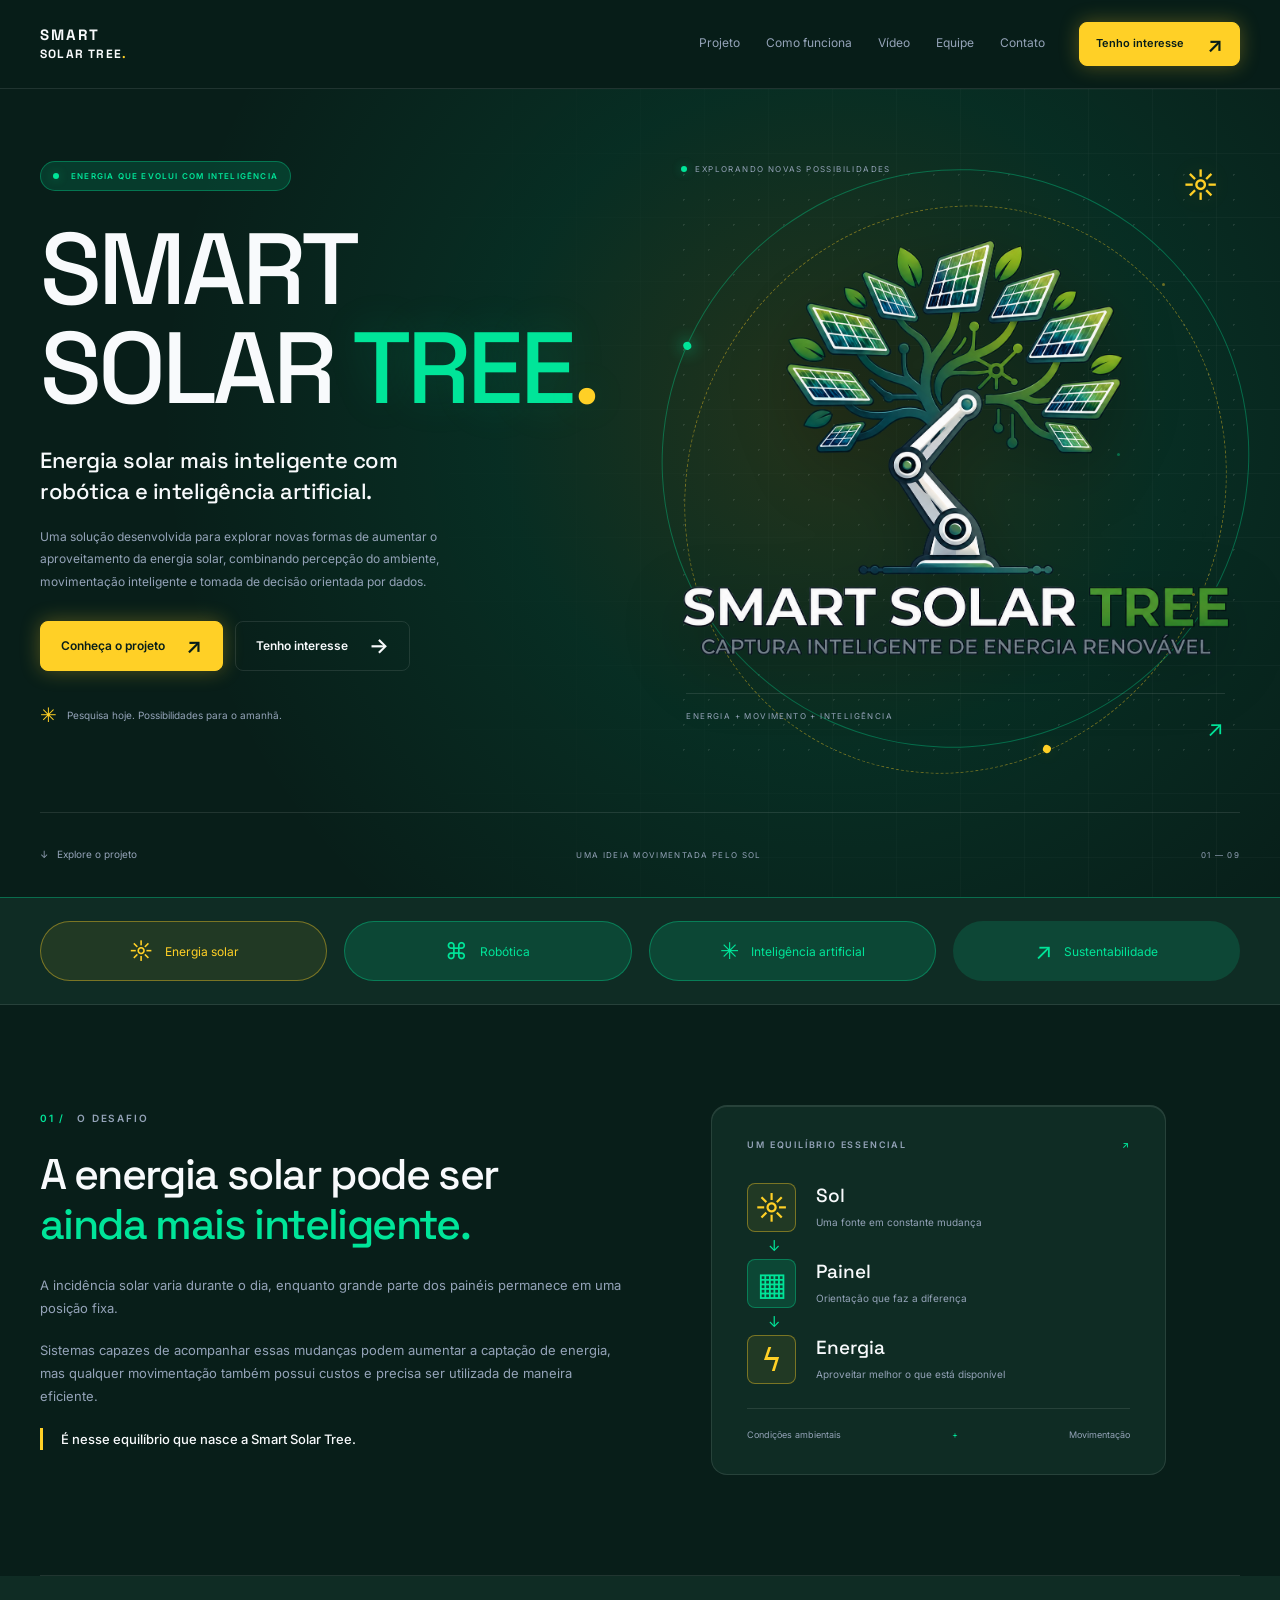
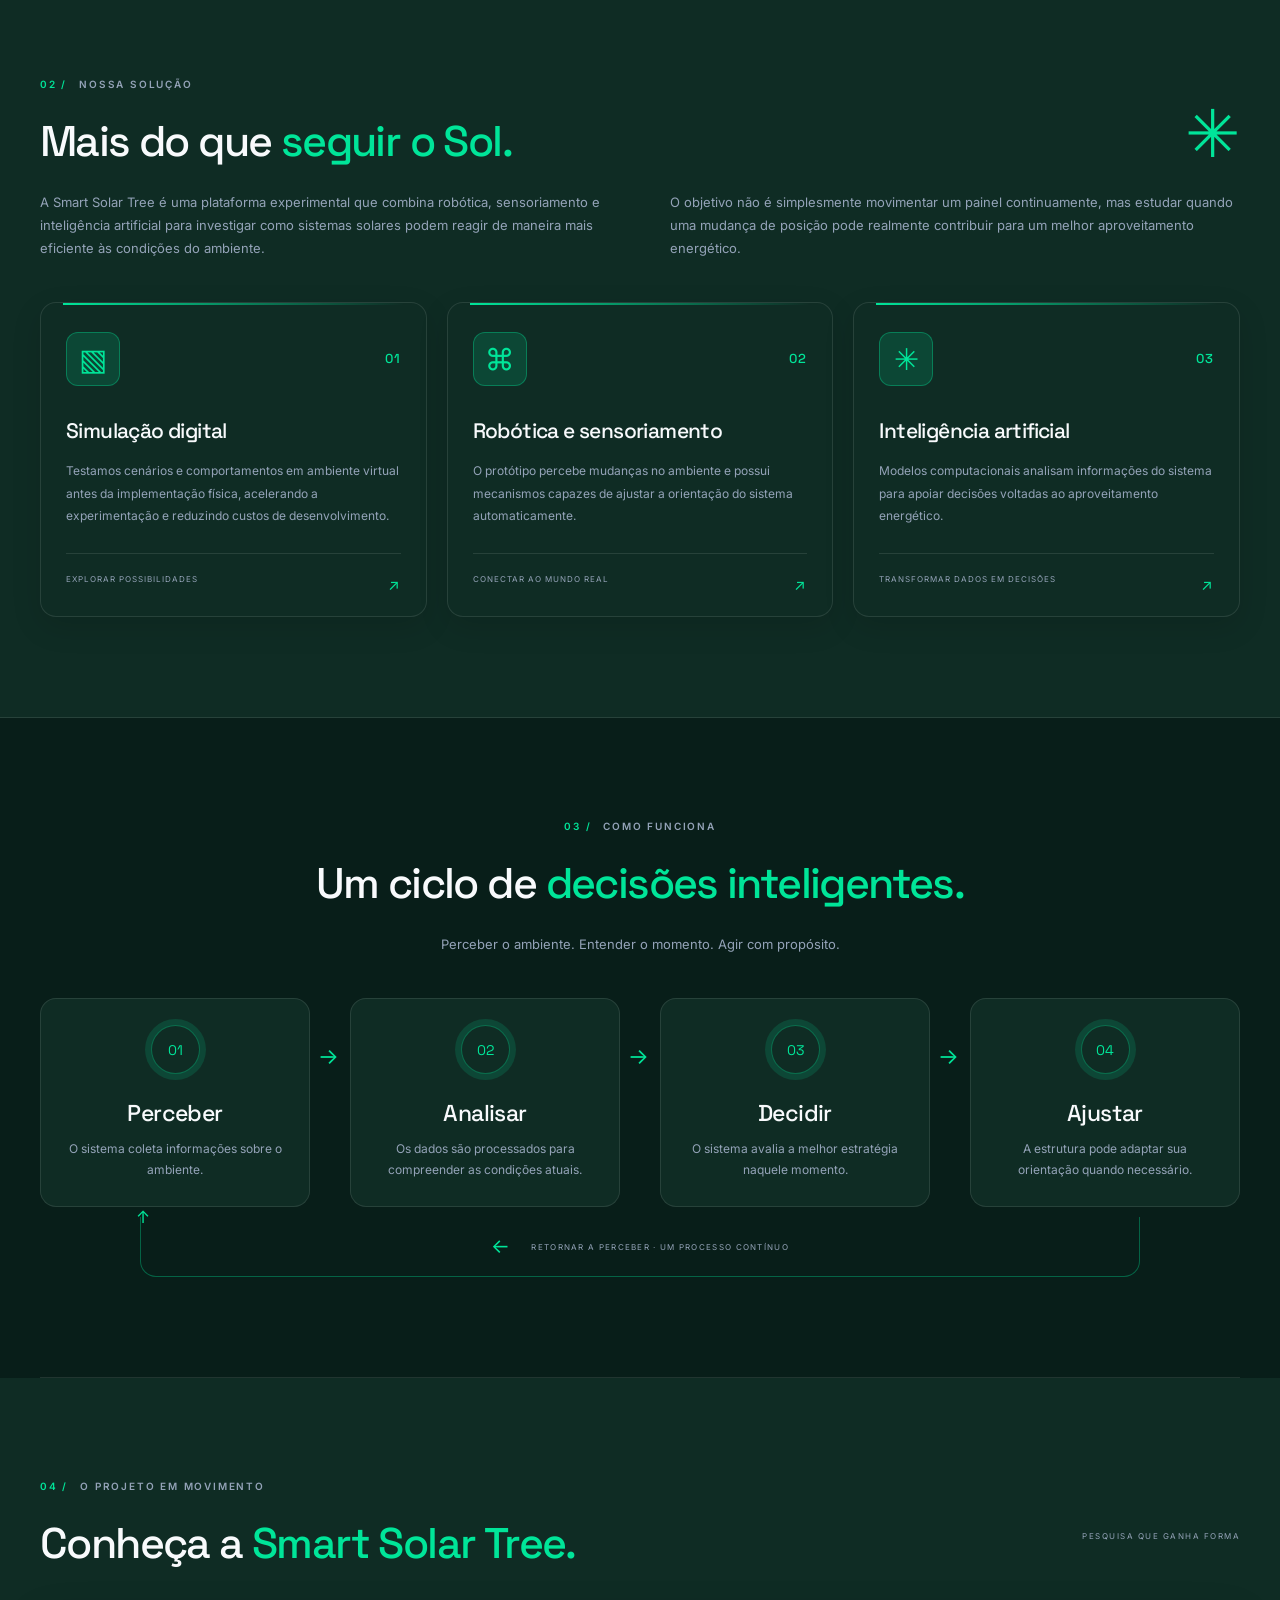
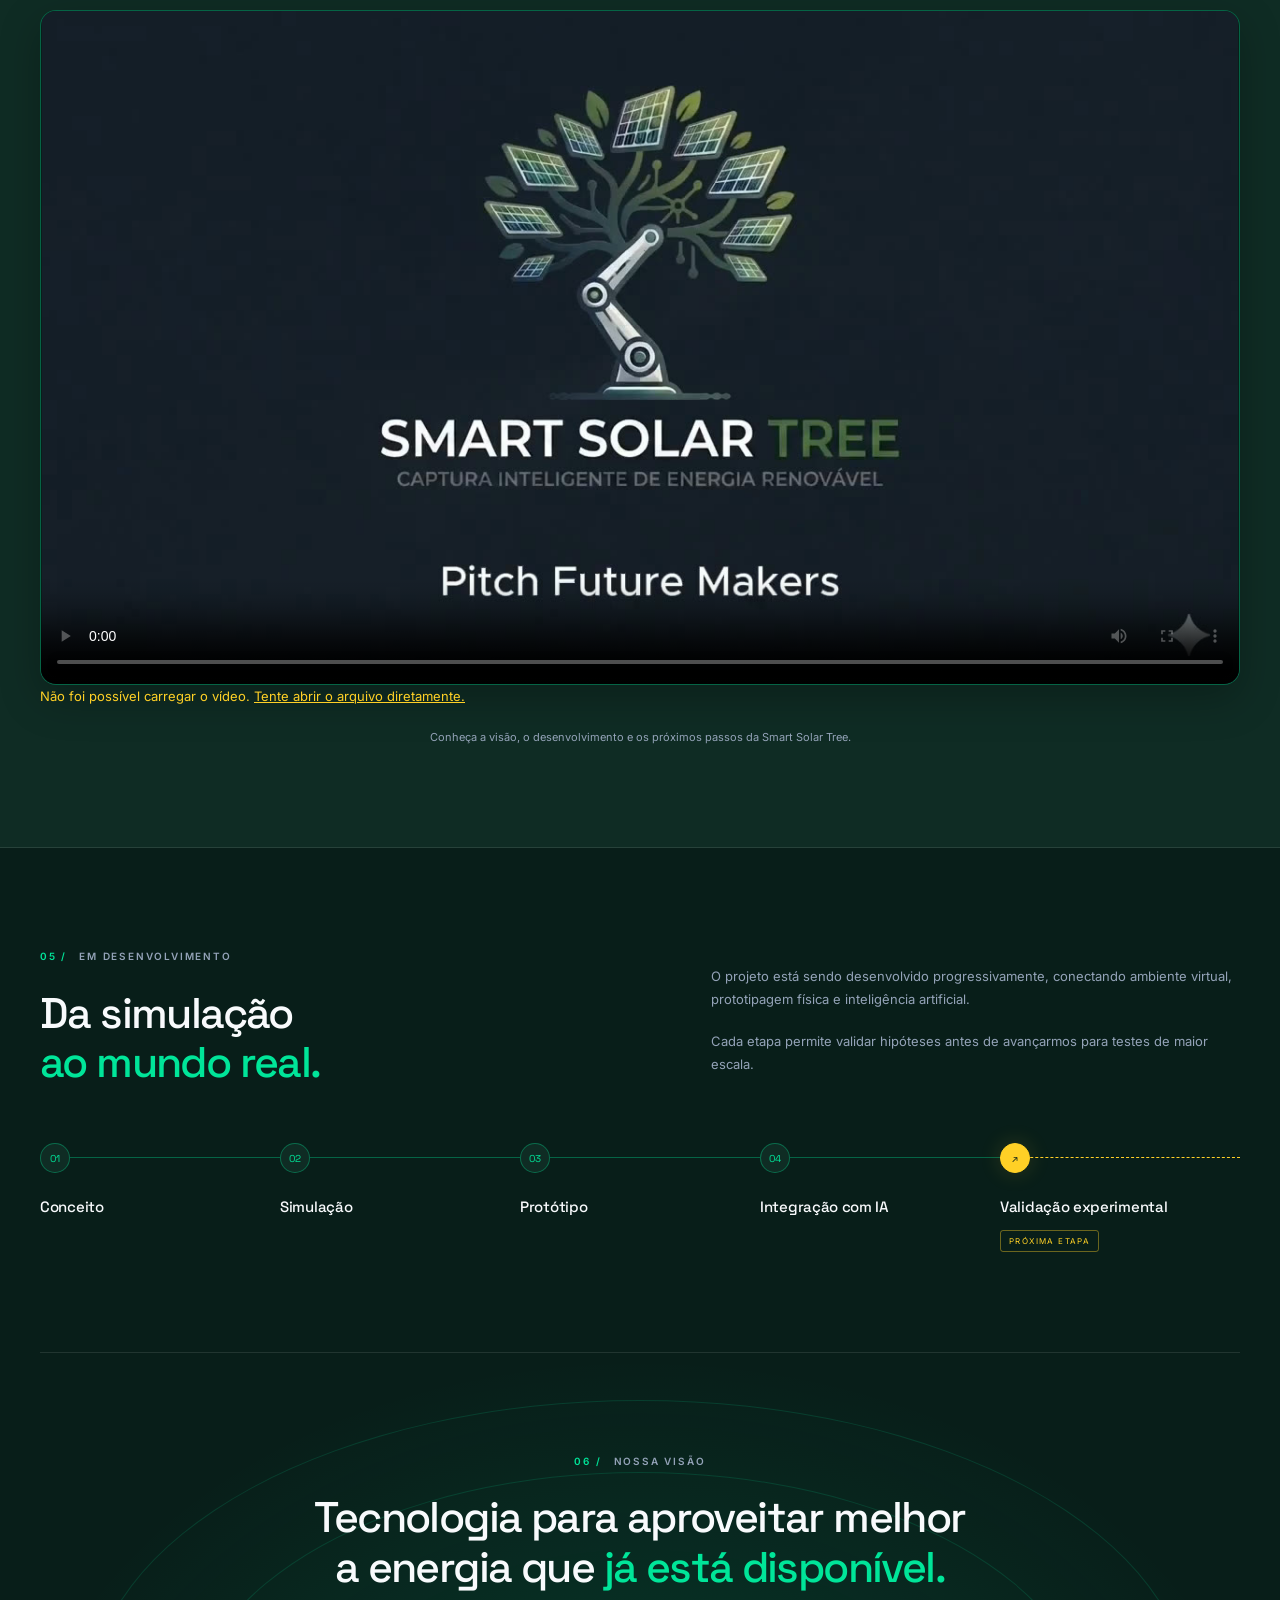
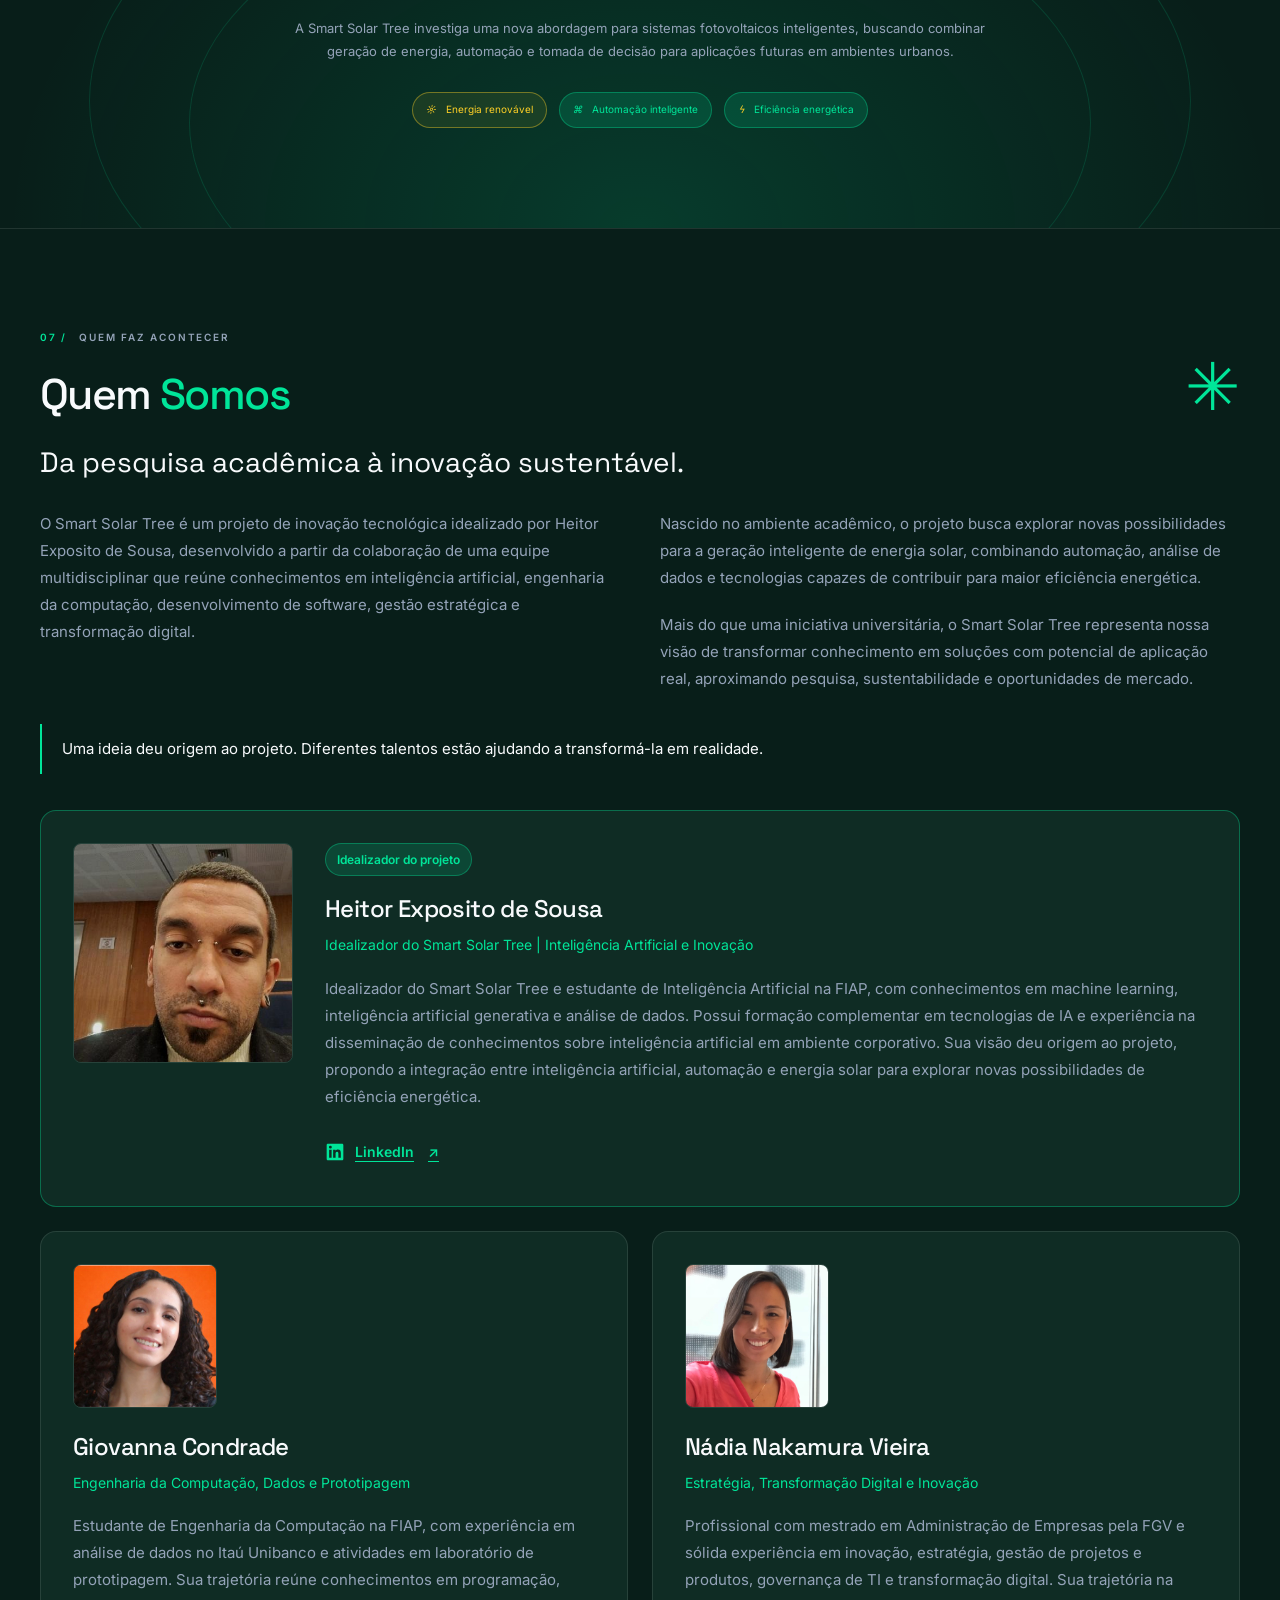
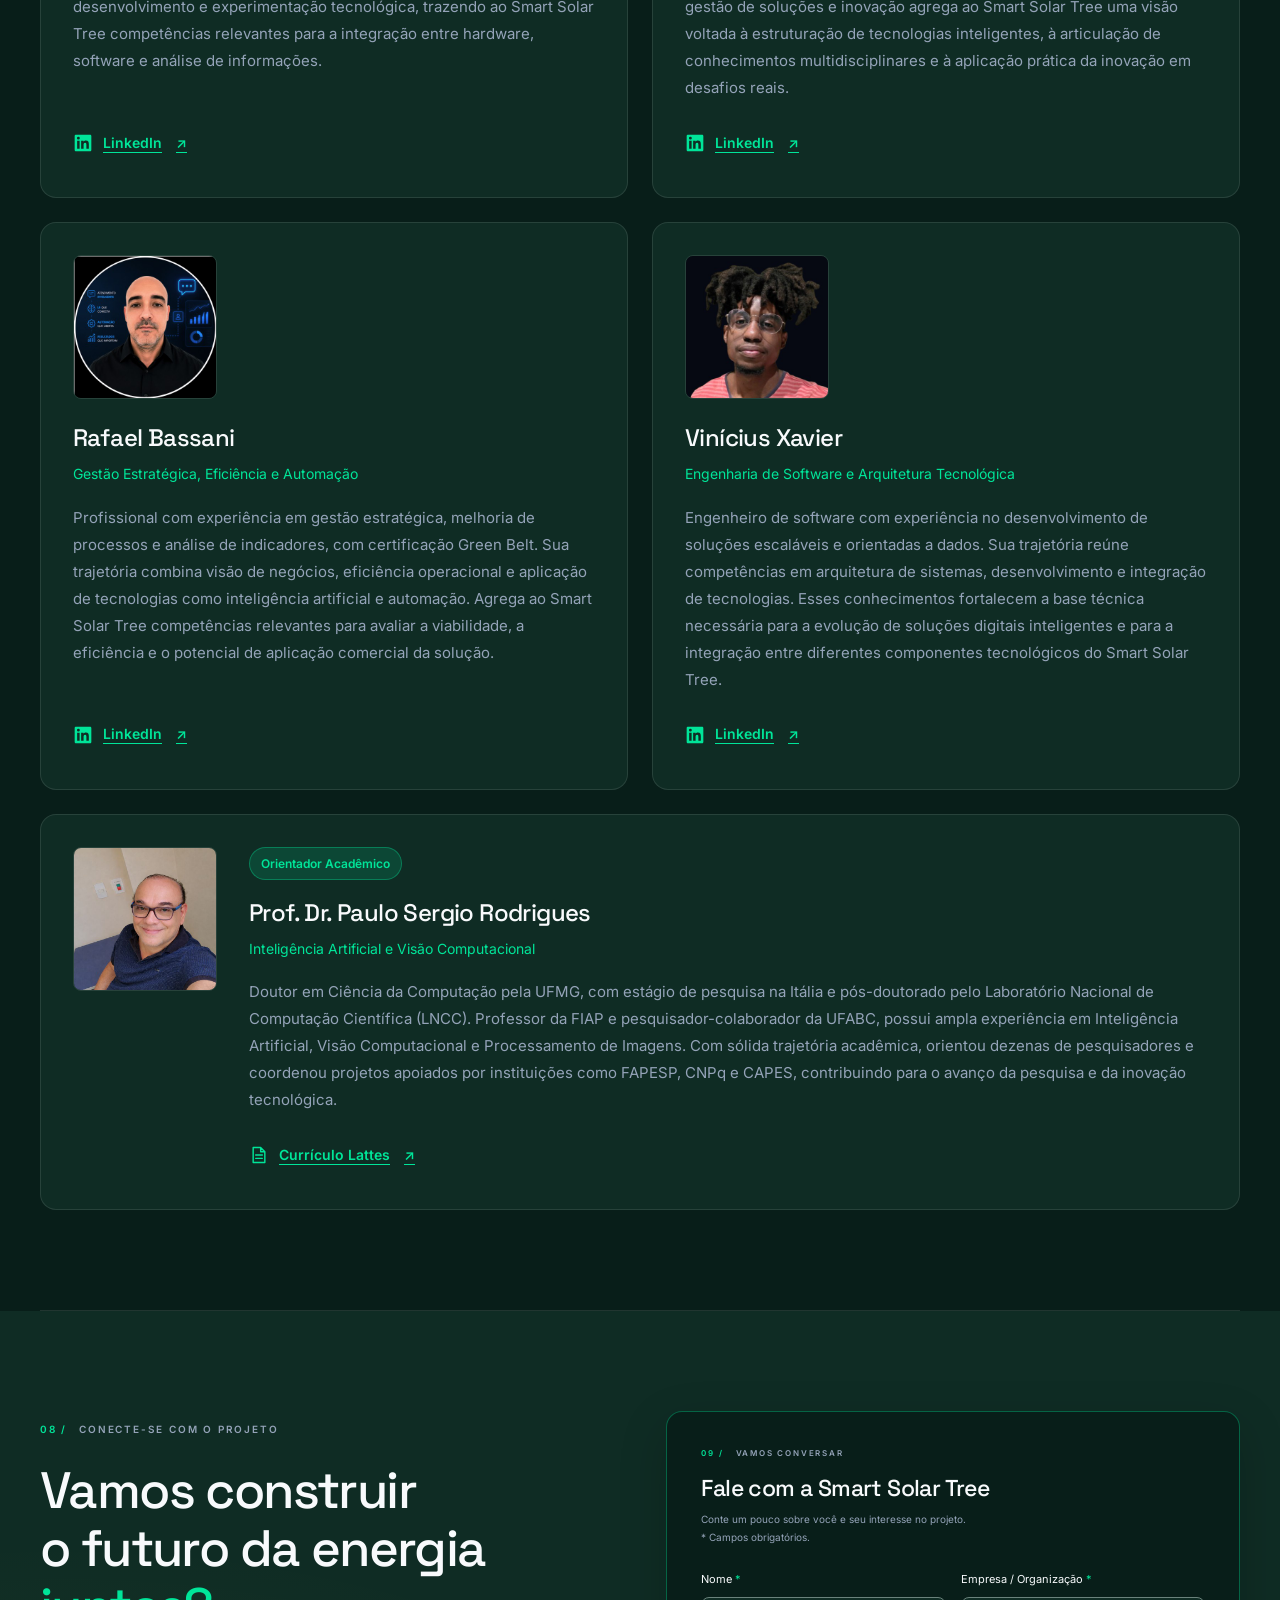
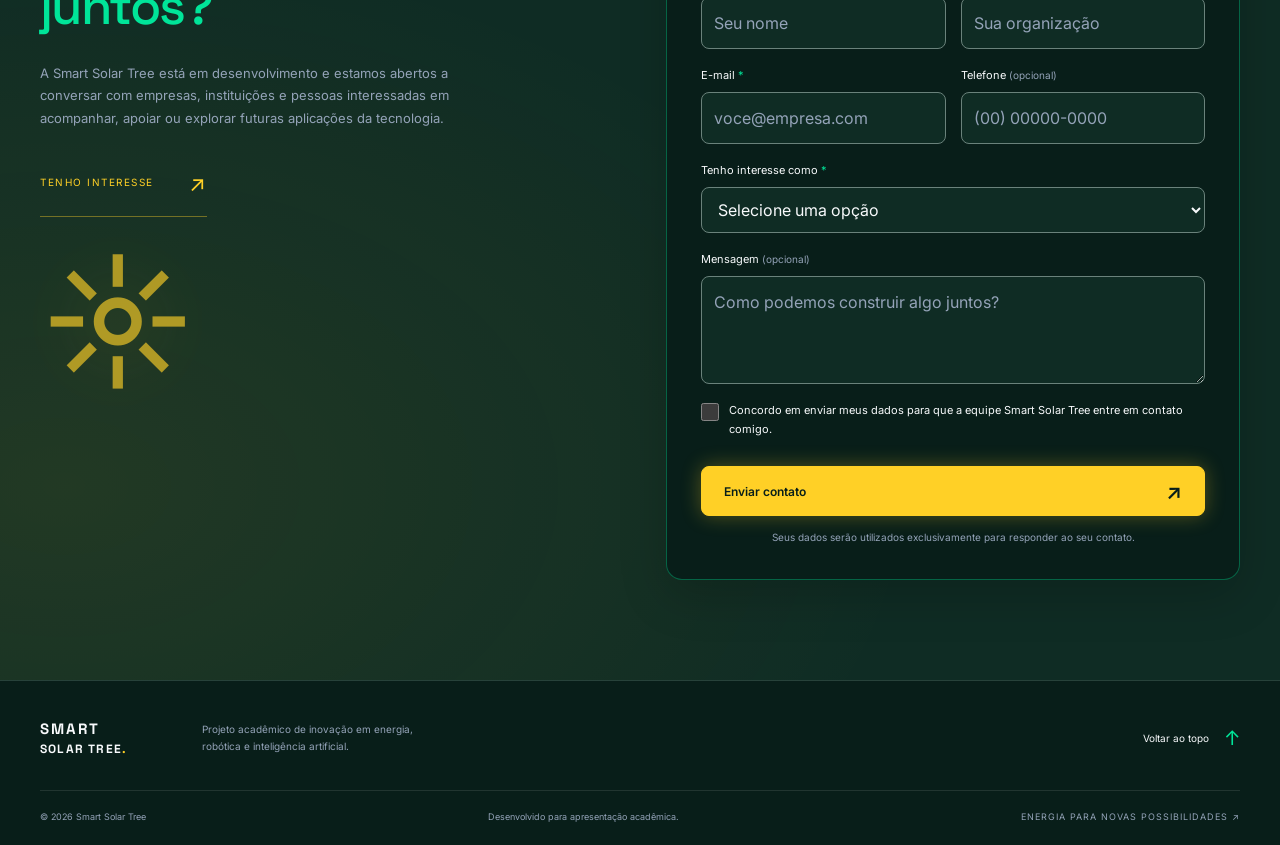
<file: index.html>
<!doctype html><html lang="pt-BR"><head>
<!-- Google Analytics 4: Smart Solar Tree -->
<script async src="https://www.googletagmanager.com/gtag/js?id=G-B57P1L99JD"></script>
<script>
  window.dataLayer = window.dataLayer || [];
  function gtag(){dataLayer.push(arguments);}
  gtag('js', new Date());
  gtag('config', 'G-B57P1L99JD');
</script>

<meta name="robots" content="noindex">
<meta charset="utf-8"><meta name="viewport" content="width=device-width, initial-scale=1"><meta name="theme-color" content="#081e19"><title>Smart Solar Tree | Energia Solar Inteligente</title><meta name="description" content="Projeto de energia solar inteligente que combina robótica, sensoriamento e inteligência artificial."><meta property="og:title" content="Smart Solar Tree | Energia Solar Inteligente"><meta property="og:description" content="Energia solar mais inteligente com robótica e inteligência artificial."><meta property="og:type" content="website"><meta property="og:locale" content="pt_BR">
<link rel="preconnect" href="https://fonts.googleapis.com"><link rel="preconnect" href="https://fonts.gstatic.com" crossorigin><link href="https://fonts.googleapis.com/css2?family=Inter:wght@400;500;600;700&family=Space+Grotesk:wght@400;500;600;700&display=swap" rel="stylesheet"><link rel="stylesheet" href="styles.css?v=65b2d80b2144"><script src="script.js" defer></script></head><body data-theme="bio-tech-solar">
<a class="skip-link" href="#conteudo">Pular para o conteúdo</a><header class="header"><div class="container header-inner"><a class="brand" href="#inicio" aria-label="Smart Solar Tree — início">SMART<span>SOLAR TREE<b>.</b></span></a><button class="menu-toggle" aria-expanded="false" aria-controls="menu" aria-label="Abrir menu" hidden><span></span><span></span></button><nav id="menu" aria-label="Navegação principal"><a href="#projeto">Projeto</a><a href="#como-funciona">Como funciona</a><a href="#video">Vídeo</a><a href="#equipe">Equipe</a><a href="#contato">Contato</a><a class="button button--solar" href="#formulario">Tenho interesse <span aria-hidden="true">↗</span></a></nav></div></header>
<!-- Bio-Tech Solar: CTAs solares, fluxo neon e superficies Deep Bio. -->
<main id="conteudo"><section class="hero" id="inicio"><div class="container hero-grid"><div class="hero-copy"><div class="eyebrow pill"><span class="status-dot"></span> ENERGIA QUE EVOLUI COM INTELIGÊNCIA</div><h1>SMART<br>SOLAR <em>TREE<span class="solar-dot">.</span></em></h1><h2>Energia solar mais inteligente com robótica e inteligência artificial.</h2><p>Uma solução desenvolvida para explorar novas formas de aumentar o aproveitamento da energia solar, combinando percepção do ambiente, movimentação inteligente e tomada de decisão orientada por dados.</p><div class="hero-actions"><a class="button button--solar" href="#projeto">Conheça o projeto <span aria-hidden="true">↗</span></a><a class="button outline button--outline" href="#formulario">Tenho interesse <span aria-hidden="true">→</span></a></div><div class="hero-note"><span aria-hidden="true">✳</span> Pesquisa hoje. Possibilidades para o amanhã.</div></div><!-- Halos, grade e orbitas decorativos; marca original preservada. -->
<div class="hero-art"><div class="art-label"><span class="status-dot"></span> EXPLORANDO NOVAS POSSIBILIDADES</div><div class="orbit" aria-hidden="true"></div><div class="orbit second" aria-hidden="true"></div><span class="sun" aria-hidden="true">☼</span><img src="assets/logo-transparente.png" alt="Logo Smart Solar Tree: árvore de painéis solares com braço robótico. Captura inteligente de energia renovável." width="1433" height="1098" fetchpriority="high"><div class="art-caption"><span>ENERGIA + MOVIMENTO + INTELIGÊNCIA</span><span aria-hidden="true">↗</span></div></div></div><div class="container hero-bottom"><a href="#projeto">↓ &nbsp; Explore o projeto</a><span>UMA IDEIA MOVIMENTADA PELO SOL</span><span>01 — 09</span></div></section>
<div class="principles"><div class="container"><span class="badge badge--solar"><i aria-hidden="true">☼</i> Energia solar</span><span class="badge"><i aria-hidden="true">⌘</i> Robótica</span><span class="badge"><i aria-hidden="true">✳</i> Inteligência artificial</span><span class="badge"><i aria-hidden="true">↗</i> Sustentabilidade</span></div></div>
<section class="section container split" id="projeto"><div data-reveal><div class="eyebrow"><span>01 /</span> O DESAFIO</div><h2>A energia solar pode ser<br><em>ainda mais inteligente.</em></h2><p>A incidência solar varia durante o dia, enquanto grande parte dos painéis permanece em uma posição fixa.</p><p>Sistemas capazes de acompanhar essas mudanças podem aumentar a captação de energia, mas qualquer movimentação também possui custos e precisa ser utilizada de maneira eficiente.</p><p class="highlight">É nesse equilíbrio que nasce a Smart Solar Tree.</p></div><div class="diagram" data-reveal><div class="eyebrow">UM EQUILÍBRIO ESSENCIAL <span>↗</span></div><div class="node"><span class="node-icon yellow icon-solar" aria-hidden="true">☼</span><div><strong>Sol</strong><small>Uma fonte em constante mudança</small></div></div><div class="diagram-arrow" aria-hidden="true">↓</div><div class="node"><span class="node-icon" aria-hidden="true">▦</span><div><strong>Painel</strong><small>Orientação que faz a diferença</small></div></div><div class="diagram-arrow" aria-hidden="true">↓</div><div class="node"><span class="node-icon icon-solar" aria-hidden="true">ϟ</span><div><strong>Energia</strong><small>Aproveitar melhor o que está disponível</small></div></div><div class="diagram-foot">Condições ambientais <span>+</span> Movimentação</div><p class="sr-only">Condições ambientais e movimentação influenciam o resultado.</p></div></section>
<section class="section shaded" id="solucao"><div class="container"><div class="section-heading" data-reveal><div><div class="eyebrow"><span>02 /</span> NOSSA SOLUÇÃO</div><h2>Mais do que <em>seguir o Sol.</em></h2></div><span class="section-symbol" aria-hidden="true">✳</span></div><div class="solution-intro" data-reveal><p>A Smart Solar Tree é uma plataforma experimental que combina robótica, sensoriamento e inteligência artificial para investigar como sistemas solares podem reagir de maneira mais eficiente às condições do ambiente.</p><p>O objetivo não é simplesmente movimentar um painel continuamente, mas estudar quando uma mudança de posição pode realmente contribuir para um melhor aproveitamento energético.</p></div><!-- Cards: tecnologia e robotica em neon, com bordas ativas no hover. -->
<div class="cards"><article class="card" data-tone="tech" data-reveal><div class="card-top"><span aria-hidden="true">▧</span><small>01</small></div><h3>Simulação digital</h3><p>Testamos cenários e comportamentos em ambiente virtual antes da implementação física, acelerando a experimentação e reduzindo custos de desenvolvimento.</p><div class="card-tag">EXPLORAR POSSIBILIDADES <span>↗</span></div></article><article class="card" data-tone="tech" data-reveal><div class="card-top"><span class="icon-tech" aria-hidden="true">⌘</span><small>02</small></div><h3>Robótica e sensoriamento</h3><p>O protótipo percebe mudanças no ambiente e possui mecanismos capazes de ajustar a orientação do sistema automaticamente.</p><div class="card-tag">CONECTAR AO MUNDO REAL <span>↗</span></div></article><article class="card" data-tone="tech" data-reveal><div class="card-top"><span aria-hidden="true">✳</span><small>03</small></div><h3>Inteligência artificial</h3><p>Modelos computacionais analisam informações do sistema para apoiar decisões voltadas ao aproveitamento energético.</p><div class="card-tag">TRANSFORMAR DADOS EM DECISÕES <span>↗</span></div></article></div></div></section>
<section class="section container" id="como-funciona"><div class="center" data-reveal><div class="eyebrow"><span>03 /</span> COMO FUNCIONA</div><h2>Um ciclo de <em>decisões inteligentes.</em></h2><p>Perceber o ambiente. Entender o momento. Agir com propósito.</p></div><!-- Fluxo bioeletrico: todas as etapas e marcadores numericos em neon. -->
<div class="cycle" data-reveal><ol><li><span class="step-number">01</span><h3>Perceber</h3><p>O sistema coleta informações sobre o ambiente.</p></li><li><span class="step-number">02</span><h3>Analisar</h3><p>Os dados são processados para compreender as condições atuais.</p></li><li><span class="step-number">03</span><h3>Decidir</h3><p>O sistema avalia a melhor estratégia naquele momento.</p></li><li><span class="step-number">04</span><h3>Ajustar</h3><p>A estrutura pode adaptar sua orientação quando necessário.</p></li></ol><div class="cycle-return"><span aria-hidden="true">←</span> RETORNAR A PERCEBER · UM PROCESSO CONTÍNUO</div></div></section>
<section class="section shaded" id="video"><div class="container"><div class="section-heading" data-reveal><div><div class="eyebrow"><span>04 /</span> O PROJETO EM MOVIMENTO</div><h2>Conheça a <em>Smart Solar Tree.</em></h2></div><span class="small-label">PESQUISA QUE GANHA FORMA</span></div><div class="video-frame" data-reveal><video id="project-video" controls preload="metadata" playsinline poster="assets/images/video-poster.jpg" aria-label="Vídeo de apresentação da Smart Solar Tree"><source src="assets/smart-solar-tree-web.mp4" type="video/mp4">Seu navegador não suporta vídeo HTML5. <a href="assets/smart-solar-tree-web.mp4">Abra o vídeo.</a></video></div><p id="video-error" role="status" hidden>Não foi possível carregar o vídeo. <a href="assets/smart-solar-tree-web.mp4">Tente abrir o arquivo diretamente.</a></p><p class="video-caption">Conheça a visão, o desenvolvimento e os próximos passos da Smart Solar Tree.</p></div></section>
<section class="section container" id="desenvolvimento"><div class="split" data-reveal><div><div class="eyebrow"><span>05 /</span> EM DESENVOLVIMENTO</div><h2>Da simulação<br><em>ao mundo real.</em></h2></div><div><p>O projeto está sendo desenvolvido progressivamente, conectando ambiente virtual, prototipagem física e inteligência artificial.</p><p>Cada etapa permite validar hipóteses antes de avançarmos para testes de maior escala.</p></div></div><ol class="timeline" data-reveal><li><span>01</span><h3>Conceito</h3></li><li><span>02</span><h3>Simulação</h3></li><li><span>03</span><h3>Protótipo</h3></li><li><span>04</span><h3>Integração com IA</h3></li><li class="next"><span>↗</span><h3>Validação experimental</h3><small>PRÓXIMA ETAPA</small></li></ol></section>
<section class="vision section"><div class="container center" data-reveal><div class="eyebrow"><span>06 /</span> NOSSA VISÃO</div><h2>Tecnologia para aproveitar melhor<br>a energia que <em>já está disponível.</em></h2><p>A Smart Solar Tree investiga uma nova abordagem para sistemas fotovoltaicos inteligentes, buscando combinar geração de energia, automação e tomada de decisão para aplicações futuras em ambientes urbanos.</p><div class="vision-tags"><span><i class="icon-solar" aria-hidden="true">☼</i> &nbsp; Energia renovável</span><span><i class="icon-tech" aria-hidden="true">⌘</i> &nbsp; Automação inteligente</span><span><i class="icon-solar" aria-hidden="true">ϟ</i> &nbsp; Eficiência energética</span></div></div></section>
<section class="section container" id="equipe" aria-labelledby="equipe-titulo">
  <div class="section-heading" data-reveal>
    <div><div class="eyebrow"><span>07 /</span> QUEM FAZ ACONTECER</div><h2 id="equipe-titulo">Quem <em>Somos</em></h2></div>
    <span class="section-symbol" aria-hidden="true">✳</span>
  </div>
  <div class="team-intro" data-reveal>
    <p class="team-lead">Da pesquisa acadêmica à inovação sustentável.</p>
    <div class="team-story">
      <p>O Smart Solar Tree é um projeto de inovação tecnológica idealizado por Heitor Exposito de Sousa, desenvolvido a partir da colaboração de uma equipe multidisciplinar que reúne conhecimentos em inteligência artificial, engenharia da computação, desenvolvimento de software, gestão estratégica e transformação digital.</p>
      <div><p>Nascido no ambiente acadêmico, o projeto busca explorar novas possibilidades para a geração inteligente de energia solar, combinando automação, análise de dados e tecnologias capazes de contribuir para maior eficiência energética.</p><p>Mais do que uma iniciativa universitária, o Smart Solar Tree representa nossa visão de transformar conhecimento em soluções com potencial de aplicação real, aproximando pesquisa, sustentabilidade e oportunidades de mercado.</p></div>
    </div>
    <p class="team-highlight">Uma ideia deu origem ao projeto. Diferentes talentos estão ajudando a transformá-la em realidade.</p>
  </div>
  <!-- Cada article reúne os dados do integrante, disponíveis também sem JavaScript. -->
  <div class="team-grid">
    <article class="team-card team-card--founder" aria-labelledby="heitor-nome" data-reveal>
      <img class="team-photo" src="assets/images/Heitor.jfif" alt="Retrato de Heitor Exposito de Sousa" width="400" height="400" loading="lazy" decoding="async">
      <div class="team-details">
        <span class="team-badge">Idealizador do projeto</span>
        <h3 id="heitor-nome">Heitor Exposito de Sousa</h3>
        <p class="team-role">Idealizador do Smart Solar Tree | Inteligência Artificial e Inovação</p>
        <p class="team-bio">Idealizador do Smart Solar Tree e estudante de Inteligência Artificial na FIAP, com conhecimentos em machine learning, inteligência artificial generativa e análise de dados. Possui formação complementar em tecnologias de IA e experiência na disseminação de conhecimentos sobre inteligência artificial em ambiente corporativo. Sua visão deu origem ao projeto, propondo a integração entre inteligência artificial, automação e energia solar para explorar novas possibilidades de eficiência energética.</p>
        <a class="team-link" href="https://www.linkedin.com/in/heitor-exposito-de-sousa/" target="_blank" rel="noopener noreferrer" aria-label="LinkedIn de Heitor Exposito de Sousa (abre em nova aba)"><svg viewBox="0 0 24 24" width="20" height="20" aria-hidden="true" focusable="false"><path fill="currentColor" d="M20.45 2H3.55C2.69 2 2 2.68 2 3.52v16.96c0 .84.69 1.52 1.55 1.52h16.9c.86 0 1.55-.68 1.55-1.52V3.52c0-.84-.69-1.52-1.55-1.52ZM7.93 18.75H4.98V9.2h2.95v9.55ZM6.45 7.9a1.71 1.71 0 1 1 0-3.42 1.71 1.71 0 0 1 0 3.42ZM19 18.75h-2.95V14.1c0-1.11-.02-2.54-1.55-2.54-1.55 0-1.79 1.21-1.79 2.46v4.73H9.76V9.2h2.83v1.31h.04c.39-.75 1.36-1.55 2.79-1.55 2.98 0 3.58 1.96 3.58 4.51v5.28Z"/></svg>LinkedIn <span aria-hidden="true">↗</span></a>
      </div>
    </article>
    <article class="team-card" aria-labelledby="giovanna-nome" data-reveal>
      <img class="team-photo" src="assets/images/Giovanna.jfif" alt="Retrato de Giovanna Condrade" width="400" height="400" loading="lazy" decoding="async">
      <div class="team-details">

        <h3 id="giovanna-nome">Giovanna Condrade</h3>
        <p class="team-role">Engenharia da Computação, Dados e Prototipagem</p>
        <p class="team-bio">Estudante de Engenharia da Computação na FIAP, com experiência em análise de dados no Itaú Unibanco e atividades em laboratório de prototipagem. Sua trajetória reúne conhecimentos em programação, desenvolvimento e experimentação tecnológica, trazendo ao Smart Solar Tree competências relevantes para a integração entre hardware, software e análise de informações.</p>
        <a class="team-link" href="https://www.linkedin.com/in/giovannacondrade/" target="_blank" rel="noopener noreferrer" aria-label="LinkedIn de Giovanna Condrade (abre em nova aba)"><svg viewBox="0 0 24 24" width="20" height="20" aria-hidden="true" focusable="false"><path fill="currentColor" d="M20.45 2H3.55C2.69 2 2 2.68 2 3.52v16.96c0 .84.69 1.52 1.55 1.52h16.9c.86 0 1.55-.68 1.55-1.52V3.52c0-.84-.69-1.52-1.55-1.52ZM7.93 18.75H4.98V9.2h2.95v9.55ZM6.45 7.9a1.71 1.71 0 1 1 0-3.42 1.71 1.71 0 0 1 0 3.42ZM19 18.75h-2.95V14.1c0-1.11-.02-2.54-1.55-2.54-1.55 0-1.79 1.21-1.79 2.46v4.73H9.76V9.2h2.83v1.31h.04c.39-.75 1.36-1.55 2.79-1.55 2.98 0 3.58 1.96 3.58 4.51v5.28Z"/></svg>LinkedIn <span aria-hidden="true">↗</span></a>
      </div>
    </article>
    <article class="team-card" aria-labelledby="nadia-nome" data-reveal>
      <img class="team-photo" src="assets/images/N%C3%A1dia%20Vieira.jfif" alt="Retrato de Nádia Nakamura Vieira" width="400" height="400" loading="lazy" decoding="async">
      <div class="team-details">

        <h3 id="nadia-nome">Nádia Nakamura Vieira</h3>
        <p class="team-role">Estratégia, Transformação Digital e Inovação</p>
        <p class="team-bio">Profissional com mestrado em Administração de Empresas pela FGV e sólida experiência em inovação, estratégia, gestão de projetos e produtos, governança de TI e transformação digital. Sua trajetória na gestão de soluções e inovação agrega ao Smart Solar Tree uma visão voltada à estruturação de tecnologias inteligentes, à articulação de conhecimentos multidisciplinares e à aplicação prática da inovação em desafios reais.</p>
        <a class="team-link" href="https://www.linkedin.com/in/nadianakamuravieira/" target="_blank" rel="noopener noreferrer" aria-label="LinkedIn de Nádia Nakamura Vieira (abre em nova aba)"><svg viewBox="0 0 24 24" width="20" height="20" aria-hidden="true" focusable="false"><path fill="currentColor" d="M20.45 2H3.55C2.69 2 2 2.68 2 3.52v16.96c0 .84.69 1.52 1.55 1.52h16.9c.86 0 1.55-.68 1.55-1.52V3.52c0-.84-.69-1.52-1.55-1.52ZM7.93 18.75H4.98V9.2h2.95v9.55ZM6.45 7.9a1.71 1.71 0 1 1 0-3.42 1.71 1.71 0 0 1 0 3.42ZM19 18.75h-2.95V14.1c0-1.11-.02-2.54-1.55-2.54-1.55 0-1.79 1.21-1.79 2.46v4.73H9.76V9.2h2.83v1.31h.04c.39-.75 1.36-1.55 2.79-1.55 2.98 0 3.58 1.96 3.58 4.51v5.28Z"/></svg>LinkedIn <span aria-hidden="true">↗</span></a>
      </div>
    </article>
    <article class="team-card" aria-labelledby="rafael-nome" data-reveal>
      <img class="team-photo" src="assets/images/Rafael.jfif" alt="Retrato de Rafael Bassani" width="400" height="400" loading="lazy" decoding="async">
      <div class="team-details">

        <h3 id="rafael-nome">Rafael Bassani</h3>
        <p class="team-role">Gestão Estratégica, Eficiência e Automação</p>
        <p class="team-bio">Profissional com experiência em gestão estratégica, melhoria de processos e análise de indicadores, com certificação Green Belt. Sua trajetória combina visão de negócios, eficiência operacional e aplicação de tecnologias como inteligência artificial e automação. Agrega ao Smart Solar Tree competências relevantes para avaliar a viabilidade, a eficiência e o potencial de aplicação comercial da solução.</p>
        <a class="team-link" href="https://www.linkedin.com/in/rafael-bassani-30021490/" target="_blank" rel="noopener noreferrer" aria-label="LinkedIn de Rafael Bassani (abre em nova aba)"><svg viewBox="0 0 24 24" width="20" height="20" aria-hidden="true" focusable="false"><path fill="currentColor" d="M20.45 2H3.55C2.69 2 2 2.68 2 3.52v16.96c0 .84.69 1.52 1.55 1.52h16.9c.86 0 1.55-.68 1.55-1.52V3.52c0-.84-.69-1.52-1.55-1.52ZM7.93 18.75H4.98V9.2h2.95v9.55ZM6.45 7.9a1.71 1.71 0 1 1 0-3.42 1.71 1.71 0 0 1 0 3.42ZM19 18.75h-2.95V14.1c0-1.11-.02-2.54-1.55-2.54-1.55 0-1.79 1.21-1.79 2.46v4.73H9.76V9.2h2.83v1.31h.04c.39-.75 1.36-1.55 2.79-1.55 2.98 0 3.58 1.96 3.58 4.51v5.28Z"/></svg>LinkedIn <span aria-hidden="true">↗</span></a>
      </div>
    </article>
    <article class="team-card" aria-labelledby="vinicius-nome" data-reveal>
      <img class="team-photo" src="assets/images/Vinicius.jfif" alt="Retrato de Vinicius Xavier" width="400" height="400" loading="lazy" decoding="async">
      <div class="team-details">

        <h3 id="vinicius-nome">Vinícius Xavier</h3>
        <p class="team-role">Engenharia de Software e Arquitetura Tecnológica</p>
        <p class="team-bio">Engenheiro de software com experiência no desenvolvimento de soluções escaláveis e orientadas a dados. Sua trajetória reúne competências em arquitetura de sistemas, desenvolvimento e integração de tecnologias. Esses conhecimentos fortalecem a base técnica necessária para a evolução de soluções digitais inteligentes e para a integração entre diferentes componentes tecnológicos do Smart Solar Tree.</p>
        <a class="team-link" href="https://www.linkedin.com/in/vinicius-xavier-s/" target="_blank" rel="noopener noreferrer" aria-label="LinkedIn de Vinicius Xavier (abre em nova aba)"><svg viewBox="0 0 24 24" width="20" height="20" aria-hidden="true" focusable="false"><path fill="currentColor" d="M20.45 2H3.55C2.69 2 2 2.68 2 3.52v16.96c0 .84.69 1.52 1.55 1.52h16.9c.86 0 1.55-.68 1.55-1.52V3.52c0-.84-.69-1.52-1.55-1.52ZM7.93 18.75H4.98V9.2h2.95v9.55ZM6.45 7.9a1.71 1.71 0 1 1 0-3.42 1.71 1.71 0 0 1 0 3.42ZM19 18.75h-2.95V14.1c0-1.11-.02-2.54-1.55-2.54-1.55 0-1.79 1.21-1.79 2.46v4.73H9.76V9.2h2.83v1.31h.04c.39-.75 1.36-1.55 2.79-1.55 2.98 0 3.58 1.96 3.58 4.51v5.28Z"/></svg>LinkedIn <span aria-hidden="true">↗</span></a>
      </div>
    </article>
  </div>
  <article class="team-card team-card--advisor" aria-labelledby="orientacao-titulo" data-reveal>
    <img class="team-photo" src="assets/images/Paulo%20Sergio%20Silva%20Rodrigues.jpg" alt="Retrato do Prof. Dr. Paulo Sergio Rodrigues" width="512" height="512" loading="lazy" decoding="async">
    <div class="team-details">
      <span class="team-badge">Orientador Acadêmico</span>
      <h3 id="orientacao-titulo">Prof. Dr. Paulo Sergio Rodrigues</h3>
      <p class="team-role">Inteligência Artificial e Visão Computacional</p>
      <p class="team-bio">Doutor em Ciência da Computação pela UFMG, com estágio de pesquisa na Itália e pós-doutorado pelo Laboratório Nacional de Computação Científica (LNCC). Professor da FIAP e pesquisador-colaborador da UFABC, possui ampla experiência em Inteligência Artificial, Visão Computacional e Processamento de Imagens. Com sólida trajetória acadêmica, orientou dezenas de pesquisadores e coordenou projetos apoiados por instituições como FAPESP, CNPq e CAPES, contribuindo para o avanço da pesquisa e da inovação tecnológica.</p>
      <a class="team-link" href="http://lattes.cnpq.br/0302011461580302" target="_blank" rel="noopener noreferrer" aria-label="Currículo Lattes do Prof. Dr. Paulo Sergio Rodrigues (abre em nova aba)"><svg viewBox="0 0 24 24" width="20" height="20" fill="none" stroke="currentColor" stroke-width="1.7" stroke-linecap="round" stroke-linejoin="round" aria-hidden="true" focusable="false"><path d="M14 3H5v18h14V8Z M14 3v5h5 M8 12h8 M8 16h8"/></svg>Currículo Lattes <span aria-hidden="true">↗</span></a>
    </div>
  </article>
</section>
<section class="section contact-section" id="contato"><div class="container contact-grid"><div class="contact-copy" data-reveal><div class="eyebrow"><span>08 /</span> CONECTE-SE COM O PROJETO</div><h2>Vamos construir<br>o futuro da energia<br><em>juntos?</em></h2><p>A Smart Solar Tree está em desenvolvimento e estamos abertos a conversar com empresas, instituições e pessoas interessadas em acompanhar, apoiar ou explorar futuras aplicações da tecnologia.</p><a class="contact-link" href="#formulario">TENHO INTERESSE <span aria-hidden="true">↗</span></a><div class="contact-decoration" aria-hidden="true">☼</div></div>
<!-- Campos com foco neon e CTA solar; labels e validacao nativa preservados. -->
<form id="formulario" action="https://formsubmit.co/optimizasavings@gmail.com" method="POST" class="contact-form"><div class="eyebrow"><span>09 /</span> VAMOS CONVERSAR</div><h3>Fale com a Smart Solar Tree</h3><p class="form-note">Conte um pouco sobre você e seu interesse no projeto.<br>* Campos obrigatórios.</p><input type="hidden" name="_subject" value="Novo contato - Smart Solar Tree"><input type="hidden" name="_template" value="table"><input type="hidden" name="_captcha" value="false"><div class="honeypot" aria-hidden="true"><label for="website">Deixe este campo vazio</label><input id="website" name="_honey" type="text" tabindex="-1" autocomplete="off"></div>
<div class="form-row"><div class="field"><label for="nome">Nome <span>*</span></label><input id="nome" name="Nome" autocomplete="name" placeholder="Seu nome" required maxlength="120"></div><div class="field"><label for="empresa">Empresa / Organização <span>*</span></label><input id="empresa" name="Organização" autocomplete="organization" placeholder="Sua organização" required maxlength="160"></div></div>
<div class="form-row"><div class="field"><label for="email">E-mail <span>*</span></label><input id="email" type="email" name="email" autocomplete="email" placeholder="voce@empresa.com" required maxlength="254"></div><div class="field"><label for="telefone">Telefone <small>(opcional)</small></label><input id="telefone" type="tel" name="Telefone" autocomplete="tel" placeholder="(00) 00000-0000" maxlength="30"></div></div>
<div class="field"><label for="interesse">Tenho interesse como <span>*</span></label><select id="interesse" name="Interesse" required><option value="" disabled selected>Selecione uma opção</option><option value="Parceiro">Parceiro</option><option value="Cliente">Cliente</option></select></div><div class="field"><label for="mensagem">Mensagem <small>(opcional)</small></label><textarea id="mensagem" name="Mensagem" rows="3" placeholder="Como podemos construir algo juntos?" maxlength="5000"></textarea></div>
<label class="consent" for="consentimento"><input type="checkbox" id="consentimento" name="Consentimento" value="Autorizo contato da equipe Smart Solar Tree" required><span>Concordo em enviar meus dados para que a equipe Smart Solar Tree entre em contato comigo.</span></label><button class="button button--solar submit-button" type="submit"><span>Enviar contato</span><span aria-hidden="true">↗</span></button><p class="privacy-note">Seus dados serão utilizados exclusivamente para responder ao seu contato.</p><p id="form-status" role="status" aria-live="polite" tabindex="-1" hidden></p></form></div></section>
</main><footer class="footer"><div class="container"><div class="footer-main"><a class="brand" href="#inicio">SMART<span>SOLAR TREE<b>.</b></span></a><p>Projeto acadêmico de inovação em energia,<br>robótica e inteligência artificial.</p><a class="back-top" href="#inicio">Voltar ao topo <span aria-hidden="true">↑</span></a></div><div class="footer-bottom"><span>© <span id="year">2026</span> Smart Solar Tree</span><span>Desenvolvido para apresentação acadêmica.</span><span>ENERGIA PARA NOVAS POSSIBILIDADES ↗</span></div></div></footer></body></html>
</file>
<file: styles.css>
/* Bio-Tech Solar: tokens semanticos. Versoes anteriores em historico/. */
:root {
  /* Bases de fundo: Deep Bio & Surfaces */
  --bg-main: #081e19;
  --bg-surface: #0f2c24;
  --bg-surface-elevated: #163d32;
  --border-subtle: rgba(255, 255, 255, 0.1);
  --border-active: rgba(0, 229, 153, 0.35);

  /* Energia solar para acoes; bio neon para tecnologia e fluxo */
  --accent-solar: #ffd026;
  --accent-solar-hover: #ffe266;
  --accent-neon: #00e599;
  --accent-neon-subtle: rgba(0, 229, 153, 0.15);

  /* Tipografia */
  --text-primary: #f8fafc;
  --text-secondary: #94a3b8;
  --text-inverse: #081e19;

  /* Tokens de apoio, derivados da mesma paleta */
  --header-glass: rgba(8, 30, 25, 0.94);
  --border-solar: rgba(255, 208, 38, 0.4);
  --glow-solar: rgba(255, 208, 38, 0.16);
  --solar-subtle: rgba(255, 208, 38, 0.08);
  --bg-feedback: #382f12;
  --field-border: #6a827b;
  --radius-card: 16px;
  --radius-control: 8px;
  --heading: 'Space Grotesk', sans-serif;
}
*{box-sizing:border-box}
html{scroll-behavior:smooth;scroll-padding-top:100px}
body{margin:0;background:var(--bg-main);color:var(--text-primary);font:15px/1.75 'Inter',sans-serif}
a{color:inherit;text-decoration:none}
button,input,select,textarea{font:inherit}
button{cursor:pointer}
img,video{max-width:100%;display:block}
button:disabled{cursor:wait;opacity:.65}
::selection{background:var(--accent-neon);color:var(--bg-main)}
:focus-visible{outline:2px solid var(--accent-solar);outline-offset:5px}
[hidden]{display:none!important}
.container{width:min(1200px,calc(100% - 40px));margin-inline:auto}
.section{padding-block:76px;border-bottom:1px solid var(--border-subtle)}
h1,h2,h3,p{margin-top:0}
h1,h2,h3{font-family:var(--heading);line-height:1.15}
h2{font-size:clamp(30px,3.35vw,45px);font-weight:500;letter-spacing:-1.6px;margin-bottom:25px}
h3{font-size:22px;font-weight:500;letter-spacing:-.6px}
p{color:var(--text-secondary);margin-bottom:20px}
em{font-style:normal;color:var(--accent-neon)}
.eyebrow{font-size:10px;letter-spacing:1.8px;font-weight:600;display:flex;align-items:center;gap:12px;margin-bottom:23px;color:var(--text-secondary)}
.eyebrow>span{color:var(--accent-neon)}
.button{display:inline-flex;align-items:center;justify-content:space-between;gap:23px;min-height:50px;padding:12px 22px;background:var(--accent-solar);color:var(--text-inverse);border:1px solid var(--accent-solar);border-radius:5px;font-weight:600;font-size:13px;transition:background .2s,transform .2s,box-shadow .2s}
.button:hover{background:var(--accent-solar-hover);box-shadow:0 6px 28px var(--glow-solar);transform:translateY(-2px)}
.button span[aria-hidden]{font-size:21px;line-height:1}
.outline{background:transparent;color:var(--text-primary);border-color:var(--border-active)}
.outline:hover{background:var(--bg-surface-elevated)}
.skip-link{position:fixed;top:-100px;left:20px;padding:12px;background:var(--accent-solar);color:var(--text-inverse);z-index:100}
.skip-link:focus{top:10px}
.sr-only{position:absolute;width:1px;height:1px;overflow:hidden;clip-path:inset(50%)}

/* Navegação */
.header{position:sticky;top:0;z-index:30;border-bottom:1px solid var(--border-subtle);background:var(--header-glass);backdrop-filter:blur(12px)}
.header-inner{min-height:84px;display:flex;align-items:center;justify-content:space-between;flex-wrap:wrap}
.brand{font:700 15px/1.1 var(--heading);letter-spacing:2px}
.brand>span{display:block;font-size:12px;letter-spacing:1.2px;margin-top:5px}
.brand b{color:var(--accent-neon)}
.menu-toggle{width:44px;height:44px;background:transparent;border:1px solid var(--border-subtle);border-radius:4px;display:grid;place-content:center;gap:6px}
.menu-toggle span{height:1px;width:19px;background:var(--text-primary);transition:transform .2s}
.menu-toggle[aria-expanded=true] span:first-child{transform:translateY(3.5px) rotate(45deg)}
.menu-toggle[aria-expanded=true] span:last-child{transform:translateY(-3.5px) rotate(-45deg)}
nav{width:100%;display:flex;flex-direction:column;gap:5px;padding:15px 0 22px}
nav>a{padding:10px 0;color:var(--text-secondary);font-size:12px;min-height:44px}
nav>a:hover{color:var(--accent-neon)}
nav .button{color:var(--text-inverse);padding:9px 16px;margin-top:8px}
body.js nav:not(.is-open){display:none}

/* Hero: logo com fundo transparente. */
.hero{position:relative;overflow:hidden;background:radial-gradient(ellipse at 83% 34%,var(--accent-neon-subtle),transparent 51%)}
.hero-grid{display:grid;gap:18px;padding-top:49px}
.pill{border:1px solid var(--border-active);background:var(--accent-neon-subtle);border-radius:30px;padding:7px 11px;width:fit-content;font-size:8px;letter-spacing:1.2px}
.status-dot{display:inline-block;width:6px;height:6px;background:var(--accent-neon);border-radius:50%;box-shadow:0 0 10px var(--border-active);flex-shrink:0}
.hero h1{font-size:clamp(58px,7.9vw,105px);font-weight:500;line-height:.98;letter-spacing:-4px;margin:29px 0 26px}
.solar-dot{color:var(--accent-solar)}
.hero h2{font-size:21px;line-height:1.45;letter-spacing:-.5px;max-width:470px;margin-bottom:18px}
.hero-copy>p{font-size:13px;line-height:1.85;max-width:465px}
.hero-actions{display:flex;gap:12px;flex-wrap:wrap;margin-top:28px}
.hero-actions .button{padding-inline:16px;font-size:12px;gap:13px}
.hero-note{margin-top:27px;color:var(--text-secondary);font-size:10px;display:flex;align-items:center;gap:10px}
.hero-note>span{color:var(--accent-solar);font-size:20px}
.hero-art{position:relative;min-width:0;align-self:center;margin-top:25px;padding:55px 0 10px;background-image:radial-gradient(var(--border-subtle) 1px,transparent 1px);background-size:25px 25px}
.hero-art>img{position:relative;width:100%;height:auto}
.art-label{font-size:8px;letter-spacing:1.4px;display:flex;gap:8px;align-items:center;position:absolute;top:0;left:10px;color:var(--text-secondary)}
.art-caption{position:relative;display:flex;justify-content:space-between;border-top:1px solid var(--border-subtle);padding-top:15px;margin:30px 15px 0;font-size:8px;letter-spacing:1.4px;color:var(--text-secondary)}
.art-caption>span:last-child{font-size:22px;color:var(--accent-neon)}
.orbit{position:absolute;inset:8px -10px 10px;border:1px solid var(--border-active);border-radius:50%;transform:rotate(-20deg);pointer-events:none}
.orbit.second{inset:40px 17px -20px;transform:rotate(25deg);border-style:dashed}
.sun{position:absolute;right:22px;top:6px;color:var(--accent-solar);font-size:34px;line-height:1}
.hero-bottom{border-top:1px solid var(--border-subtle);display:flex;align-items:center;justify-content:space-between;margin-top:40px;padding-block:20px;font-size:8px;letter-spacing:1.3px;color:var(--text-secondary)}
.hero-bottom a{font-size:10px;letter-spacing:0;display:flex;align-items:center;min-height:44px}
.hero-bottom>span:nth-child(2){display:none}
.principles{border-block:1px solid var(--border-subtle);background:var(--bg-main)}
.principles .container{display:grid;grid-template-columns:1fr 1fr;gap:17px;padding-block:23px}
.principles .container>span{font-size:11px;color:var(--text-primary);display:flex;align-items:center;gap:12px}
.principles i{font-style:normal;color:var(--accent-solar);font-size:23px}

/* Cards e representações conceituais */
.split{display:grid;gap:35px}
.highlight{color:var(--text-primary);font-weight:500}
.diagram{border:1px solid var(--border-subtle);border-radius:8px;background:linear-gradient(125deg,var(--bg-surface-elevated),var(--bg-surface));padding:27px}
.diagram>.eyebrow{justify-content:space-between;margin-bottom:30px;font-size:9px}
.node{display:flex;gap:20px;align-items:center}
.node-icon{width:49px;height:49px;display:grid;place-content:center;border:1px solid var(--border-active);border-radius:8px;color:var(--accent-neon);font-size:32px;flex-shrink:0}
.node-icon.yellow{color:var(--accent-solar);border-color:var(--border-solar)}
.node strong{display:block;font:500 19px var(--heading)}
.node small{display:block;font-size:10px;color:var(--text-secondary);margin-top:6px}
.diagram-arrow{margin:3px 0 3px 21px;color:var(--accent-neon);line-height:1.4}
.diagram-foot{border-top:1px solid var(--border-subtle);margin-top:24px;padding-top:18px;color:var(--text-secondary);font-size:9px;display:flex;justify-content:space-between;gap:8px}
.diagram-foot span{color:var(--accent-neon)}
.shaded{background:var(--bg-surface)}
.section-heading{display:flex;justify-content:space-between;gap:22px;align-items:center}
.section-symbol{font-size:66px;color:var(--accent-neon);display:none}
.solution-intro{display:grid;margin-bottom:22px}
.cards{display:grid;gap:16px}
.card{padding:29px 25px 0;background:linear-gradient(130deg,var(--bg-surface-elevated),var(--bg-main));border:1px solid var(--border-subtle);border-radius:7px;display:flex;flex-direction:column;transition:border-color .2s,transform .2s}
.card:hover{transform:translateY(-4px);border-color:var(--accent-neon)}
.card-top{display:flex;justify-content:space-between;align-items:center;margin-bottom:33px;color:var(--text-secondary)}
.card-top>span{color:var(--accent-neon);font-size:30px;line-height:1}
.card-top small{font-size:10px}
.card h3{font-size:21px;margin-bottom:17px}
.card p{font-size:12px;line-height:1.9;margin-bottom:25px}
.card-tag{margin-top:auto;border-top:1px solid var(--border-subtle);padding-block:18px;display:flex;justify-content:space-between;gap:8px;font-size:8px;letter-spacing:1px;color:var(--text-secondary)}
.card-tag span{font-size:15px;color:var(--accent-neon)}
.center{text-align:center}
.center .eyebrow{justify-content:center}
.center>p{font-size:13px}
.cycle{margin-top:42px}
.cycle ol{list-style:none;margin:0;padding:0;display:grid;gap:29px}
.cycle li{position:relative;padding:0 0 0 60px}
.step-number{position:absolute;left:0;top:0;width:40px;height:40px;border:1px solid var(--border-active);border-radius:50%;color:var(--accent-neon);display:grid;place-content:center;font:14px var(--heading);background:var(--bg-surface)}
.cycle li:not(:last-child):after{content:'↓';position:absolute;left:16px;top:54px;color:var(--accent-neon)}
.cycle h3{margin-bottom:12px}
.cycle p{font-size:12px;max-width:220px}
.cycle-return{position:relative;border:1px solid var(--border-active);border-top:0;border-radius:0 0 16px 16px;margin:8px 20px 0;padding:12px 17px;display:flex;gap:20px;justify-content:center;align-items:center;color:var(--text-secondary);font-size:8px;letter-spacing:1.3px}
.cycle-return:before{content:'↑';position:absolute;left:-5px;top:-14px;color:var(--accent-neon);font-size:17px}
.cycle-return>span{color:var(--accent-neon);font-size:20px}
.small-label{font-size:8px;letter-spacing:1.5px;color:var(--text-secondary);display:none}
.video-frame{aspect-ratio:16/9;background:var(--bg-main);border:1px solid var(--border-active);border-radius:9px;overflow:hidden;box-shadow:0 0 50px var(--accent-neon-subtle);margin-top:17px}
.video-frame video{width:100%;height:100%;object-fit:contain}
.video-caption{font-size:11px;text-align:center;margin:18px 0 0}
#video-error{font-size:13px;color:var(--accent-solar)}
#video-error a{text-decoration:underline}

.timeline{list-style:none;margin:32px 0 0;padding:0;display:grid}
.timeline li{position:relative;border-left:1px solid var(--border-active);padding:0 0 29px 33px;margin-left:15px}
.timeline li>span{position:absolute;top:0;left:-15px;width:30px;height:30px;display:grid;place-content:center;background:var(--bg-surface);border:1px solid var(--border-active);border-radius:50%;font:10px var(--heading);color:var(--text-primary)}
.timeline h3{padding-top:5px;font-size:16px;letter-spacing:-.3px;margin-bottom:10px}
.timeline .next{border-color:transparent}
.timeline .next>span{color:var(--accent-solar);border-color:var(--accent-solar);background:var(--bg-main)}
.timeline small{font-size:8px;letter-spacing:1.4px;color:var(--accent-solar);padding:5px 8px;border:1px solid var(--border-solar);border-radius:3px}
.vision{position:relative;background:radial-gradient(ellipse at 50% 100%,var(--accent-neon-subtle),transparent 75%);overflow:hidden}
.vision:before,.vision:after{content:'';position:absolute;width:900px;height:500px;border:1px solid var(--accent-neon-subtle);border-radius:50%;left:50%;top:25%;transform:translateX(-50%);pointer-events:none}
.vision:after{width:1100px;height:600px;top:10%}
.vision .container{position:relative;z-index:1}
.vision p{max-width:715px;margin:0 auto 30px;font-size:13px}
.vision-tags{display:flex;justify-content:center;flex-wrap:wrap;gap:12px}
.vision-tags>span{font-size:10px;padding:8px 13px;border:1px solid var(--border-active);border-radius:30px;background:var(--bg-surface);color:var(--text-primary)}

/* Formulário: campos grandes para toque e foco visível. */
.contact-section{background:linear-gradient(115deg,var(--bg-surface-elevated),var(--bg-surface))}
.contact-grid{display:grid;gap:32px}
.contact-copy h2{font-size:clamp(37px,4vw,54px);line-height:1.14}
.contact-copy>p{font-size:13px;max-width:420px}
.contact-link{display:inline-flex;gap:35px;align-items:center;color:var(--accent-neon);font-size:10px;letter-spacing:1.5px;padding-block:14px;border-bottom:1px solid var(--border-active)}
.contact-link span{font-size:22px}
.contact-decoration{display:none;font-size:150px;color:var(--accent-solar);line-height:1;margin-top:30px}
.contact-form{padding:27px 22px;border:1px solid var(--border-active);border-radius:8px;background:var(--bg-main);scroll-margin-top:100px;min-width:0}
.contact-form .eyebrow{font-size:8px;margin-bottom:15px}
.contact-form h3{font-size:23px;margin-bottom:10px}
.form-note{font-size:10px;margin-bottom:24px}
.form-row{display:grid}
.field{display:flex;flex-direction:column;gap:7px;margin-bottom:17px;min-width:0}
label{font-size:11px;color:var(--text-primary)}
.field label>span{color:var(--accent-neon)}
label small{font-size:10px;color:var(--text-secondary)}
input:not([type=checkbox]),select,textarea{width:100%;min-width:0;border:1px solid var(--border-active);border-radius:4px;background:var(--bg-surface);color:var(--text-primary);padding:11px 12px;font-size:16px;min-height:46px}
input::placeholder,textarea::placeholder{color:var(--text-secondary);opacity:1}
textarea{resize:vertical}
select{color-scheme:dark}
.consent{display:flex;gap:10px;align-items:flex-start;font-size:11px;line-height:1.7;margin:2px 0 21px;cursor:pointer;min-height:44px}
.consent input{accent-color:var(--accent-neon);width:18px;height:18px;flex-shrink:0;margin:2px 0 0}
.submit-button{width:100%;font-size:12px}
.privacy-note{font-size:10px;line-height:1.6;margin:13px 0 0;text-align:center;color:var(--text-secondary)}
.honeypot{position:absolute;width:1px;height:1px;overflow:hidden;clip-path:inset(50%)}
#form-status{padding:15px;border:1px solid var(--accent-neon);background:var(--bg-surface);color:var(--text-primary);border-radius:4px;font-size:12px;margin:20px 0 0}
#form-status.error{background:var(--bg-feedback);border-color:var(--accent-solar);color:var(--text-primary)}
.footer{padding:35px 0 20px;background:var(--bg-main)}
.footer-main{display:flex;flex-wrap:wrap;align-items:center;gap:25px;padding-bottom:30px}
.footer-main p{font-size:10px;margin:0}
.back-top{font-size:10px;margin-left:auto;display:flex;align-items:center;gap:15px;min-height:44px}
.back-top span{color:var(--accent-neon);font-size:20px}
.footer-bottom{display:flex;justify-content:space-between;flex-wrap:wrap;gap:10px;border-top:1px solid var(--border-subtle);padding-top:18px;color:var(--text-secondary);font-size:8px}
.footer-bottom>span:last-child{letter-spacing:1px}

@media(min-width:600px){.container{width:min(1200px,calc(100% - 64px))}
.form-row{grid-template-columns:1fr 1fr;gap:15px}
.principles .container{grid-template-columns:repeat(4,1fr)}
.principles .container>span{font-size:10px}
.hero-bottom>span:nth-child(2){display:block}
.hero-art{max-width:570px;width:100%;margin-inline:auto}
.section-symbol,.small-label{display:block}
.contact-form{padding:32px}
}

@media(min-width:900px){.section{padding-block:100px}
.header-inner{min-height:88px;flex-wrap:nowrap}
body.js .menu-toggle{display:none!important}
body.js nav:not(.is-open),nav{display:flex;flex-direction:row;width:auto;align-items:center;gap:26px;padding:0}
nav .button{margin:0 0 0 8px;min-height:44px;font-size:11px}
.hero-grid{grid-template-columns:1.04fr 1fr;align-items:center;gap:40px;padding-top:48px;padding-bottom:55px;min-height:650px}
.hero-copy{position:relative;z-index:1}
.hero-copy>p{font-size:12px;max-width:425px}
.hero h2{font-size:22px;max-width:450px}
.hero-note{margin-top:27px}
.hero-bottom{margin-top:0}
.hero-actions .button{padding-inline:20px;gap:21px}
.pill{font-size:8px;padding-inline:12px}
.hero-art{padding-top:65px}
.principles .container{padding-block:23px}
.principles .container>span{font-size:12px;justify-content:center;border-right:1px solid var(--border-subtle)}
.principles .container>span:last-child{border:0}
.split{grid-template-columns:1.1fr 1fr;gap:90px;align-items:center}
.split p{font-size:13px}
.diagram{max-width:455px;padding:31px 35px}
.solution-intro{grid-template-columns:1fr 1fr;gap:60px}
.solution-intro p{font-size:13px}
.cards{grid-template-columns:repeat(3,1fr);gap:20px}
.cycle ol{grid-template-columns:repeat(4,1fr);gap:40px}
.cycle li{padding:0;text-align:center}
.step-number{position:relative;margin:0 auto 26px;width:49px;height:49px}
.cycle li:not(:last-child):after{content:'→';left:auto;right:-30px;top:7px;font-size:22px}
.cycle p{margin-inline:auto}
.cycle-return{margin:10px 100px 0;padding-block:12px}
.cycle h3{font-size:23px}
.timeline{grid-template-columns:repeat(5,1fr);margin-top:45px}
.timeline li{border-left:0;border-top:1px solid var(--border-active);padding:35px 15px 0 0;margin:0}
.timeline li>span{top:-15px;left:0}
.timeline .next{border-top:1px dashed var(--accent-solar)}
.timeline h3{font-size:15px}
.contact-grid{grid-template-columns:1fr 1.05fr;gap:80px}
.contact-decoration{display:block}
.contact-form{padding:34px}
.contact-copy{padding-top:10px}
.footer-main p{margin-left:50px}
.footer-bottom{font-size:9px}
}

@media(min-width:1500px){.hero-grid{min-height:740px}
.hero h1{font-size:100px}
.hero-copy>p{font-size:14px;max-width:480px}
.hero h2{font-size:24px}
.hero-note{font-size:11px}
}

/* Melhoria progressiva: sem JS, o conteúdo permanece visível. */
@media(prefers-reduced-motion:no-preference){.reveal-ready{opacity:0;transform:translateY(18px);transition:opacity .65s,transform .65s}
.reveal-ready.is-visible{opacity:1;transform:none}
.hero-art .status-dot{animation:pulse 4s ease-in-out infinite}
.hero:after{content:'';position:absolute;width:3px;height:3px;right:9%;top:24%;background:var(--border-solar);border-radius:50%;box-shadow:-45px 170px var(--border-active),30px 310px var(--border-solar);animation:drift 9s ease-in-out infinite;pointer-events:none}
@keyframes pulse{50%{opacity:.4}
}
@keyframes drift{50%{transform:translateY(-15px);opacity:.3}
}
}

@media(prefers-reduced-motion:reduce){html{scroll-behavior:auto}
*,*:before,*:after{animation:none!important;transition:none!important}
}




/* Bio-Tech Solar: hierarquia, profundidade e estados dos componentes. */
:root { color-scheme: dark; }
.button { border-radius:var(--radius-control); font-weight:600; transition:background .25s,border-color .25s,color .25s,transform .25s,box-shadow .25s; }
.button--solar { background:var(--accent-solar); border-color:var(--accent-solar); color:var(--text-inverse); box-shadow:0 0 20px rgba(255,208,38,.3); }
.button--solar:hover,.button--solar:focus-visible { background:var(--accent-solar-hover); border-color:var(--accent-solar-hover); box-shadow:0 0 26px rgba(255,208,38,.4); transform:translateY(-2px); }
.button--solar:active { transform:translateY(0); box-shadow:none; }
.button--outline { color:var(--text-primary); border-color:var(--border-subtle); background:transparent; }
.button--outline:hover,.button--outline:focus-visible { color:var(--text-primary); background:var(--accent-neon-subtle); border-color:var(--accent-neon); box-shadow:0 0 24px var(--accent-neon-subtle); }
.button:disabled { transform:none; box-shadow:none; }
nav>a:not(.button) { transition:color .2s; }
.brand b { color:var(--accent-solar); }
.hero {
  isolation:isolate;
  background:radial-gradient(circle at 65% 40%,rgba(255,208,38,.12) 0%,rgba(0,229,153,.08) 35%,transparent 70%);
}
.hero:before {
  content:''; position:absolute; inset:0; z-index:-1; pointer-events:none; opacity:.3;
  background-image:linear-gradient(var(--border-subtle) 1px,transparent 1px),linear-gradient(90deg,var(--border-subtle) 1px,transparent 1px);
  background-size:64px 64px;
  mask-image:linear-gradient(90deg,transparent 25%,#000);
}
.hero h1 em { text-shadow:0 0 44px var(--accent-neon-subtle); }
.pill { color:var(--accent-neon); background:var(--accent-neon-subtle); border-color:var(--border-active); }
.hero-art>img { filter:drop-shadow(0 18px 30px rgba(0,0,0,.25)); }
.orbit { border-color:var(--border-active); }
.orbit.second { border-color:var(--border-solar); }
.orbit:after { content:''; position:absolute; top:15%; left:13%; width:8px; height:8px; border-radius:50%; background:var(--accent-neon); box-shadow:0 0 16px var(--accent-neon); }
.orbit.second:after { top:auto; left:auto; right:13%; bottom:15%; background:var(--accent-solar); box-shadow:0 0 16px var(--glow-solar); }
.sun { text-shadow:0 0 24px var(--glow-solar); }
.principles { background:var(--bg-surface); border-top-color:var(--border-active); }
.principles .container>span:nth-child(2) i,.principles .container>span:nth-child(3) i { color:var(--accent-neon); }
.highlight { border-left:3px solid var(--accent-solar); padding-left:18px; }
.diagram { border-color:var(--border-active); border-radius:var(--radius-card); background:var(--bg-surface); box-shadow:inset 0 1px 0 var(--border-subtle); }
.node-icon { background:var(--accent-neon-subtle); }
.node-icon.yellow { background:var(--solar-subtle); border-color:var(--border-solar); }
.card {
  --card-accent:var(--accent-neon);
  position:relative; overflow:hidden; background:var(--bg-surface); border-radius:var(--radius-card);
  border-color:var(--border-subtle); box-shadow:0 10px 30px rgba(0,0,0,.12);
  transition:background .25s,border-color .25s,box-shadow .25s,transform .25s;
}
.card:before { content:''; position:absolute; inset:0 22px auto; height:2px; background:linear-gradient(90deg,var(--card-accent),transparent); }
.card[data-tone=solar] { --card-accent:var(--accent-solar); }
.card-top>span { display:grid; place-items:center; width:54px; height:54px; border:1px solid var(--border-active); border-radius:12px; background:var(--accent-neon-subtle); }
.card[data-tone=solar] .card-top>span { background:var(--solar-subtle); border-color:var(--border-solar); }
.card .card-top>span,.card .card-tag span { color:var(--card-accent); }
.card-top small { color:var(--accent-neon); font:500 13px var(--heading); letter-spacing:1px; }
.card:hover { background:var(--bg-surface-elevated); border-color:var(--border-active); box-shadow:0 0 24px var(--accent-neon-subtle),0 14px 36px rgba(0,0,0,.2); }

.step-number { color:var(--accent-neon); background:var(--bg-surface); border:1px solid var(--border-active); box-shadow:0 0 0 6px var(--accent-neon-subtle); }
.cycle-return { border-color:var(--border-active); color:var(--text-secondary); }
.video-frame { border-radius:var(--radius-card); box-shadow:0 14px 40px rgba(0,0,0,.25); }
.timeline li>span { color:var(--accent-neon); }
.timeline .next>span { background:var(--accent-solar); color:var(--text-inverse); box-shadow:0 0 22px var(--glow-solar); }
.vision { background:radial-gradient(ellipse at 50% 100%,var(--accent-neon-subtle),transparent 70%),var(--bg-main); }
.vision-tags>span:first-child { color:var(--accent-solar); border-color:var(--border-solar); background:var(--solar-subtle); }
.vision-tags>span:not(:first-child) { color:var(--accent-neon); background:var(--accent-neon-subtle); }
.contact-section { background:radial-gradient(ellipse at 5% 80%,var(--solar-subtle),transparent 50%),var(--bg-surface); }
.contact-link { color:var(--accent-solar); border-color:var(--border-solar); }
.contact-link:hover { color:var(--accent-solar-hover); }
.contact-decoration { opacity:.65; text-shadow:0 0 50px var(--glow-solar); }
.contact-form { border-radius:var(--radius-card); border-color:var(--border-active); box-shadow:0 16px 48px rgba(0,0,0,.18); }
input:not([type=checkbox]),select,textarea { border-radius:var(--radius-control); border-color:var(--field-border); transition:border-color .2s,box-shadow .2s; }
input:not([type=checkbox]):focus-visible,select:focus-visible,textarea:focus-visible { outline:2px solid var(--accent-neon); outline-offset:3px; border-color:var(--accent-neon); box-shadow:0 0 18px var(--accent-neon-subtle); }
.consent input { accent-color:var(--accent-neon); }
#form-status { border-color:var(--border-active); }
#form-status.error { border-color:var(--accent-solar); }

/* Bio-Tech Solar: badges, infograficos e cards semanticos. */
.badge { display:inline-flex; align-items:center; gap:10px; padding:9px 13px; border:1px solid var(--border-active); border-radius:999px; background:var(--accent-neon-subtle); color:var(--accent-neon); }
.principles .container>.badge { color:var(--accent-neon); border:1px solid var(--border-active); }
.principles .container>.badge--solar { color:var(--accent-solar); border-color:var(--border-solar); background:var(--solar-subtle); }
.principles .container>.badge i { color:inherit; }
.icon-solar,.node-icon.icon-solar,.vision-tags .icon-solar { color:var(--accent-solar); }
.icon-tech,.card .card-top>.icon-tech { color:var(--accent-neon); }
.node-icon.icon-solar { background:var(--solar-subtle); border-color:var(--border-solar); }
.cycle li,.diagram {
  background:var(--bg-surface); border:1px solid var(--border-subtle); border-radius:var(--radius-card);
  transition:border-color .25s,transform .25s,box-shadow .25s;
}
.cycle li { padding:24px 20px 24px 80px; }
.cycle .step-number { top:24px; left:22px; }
.cycle li:not(:last-child):after { top:auto; bottom:-25px; left:39px; }
.cycle p { margin-bottom:0; }
.cycle li:hover,.diagram:hover {
  border-color:var(--border-active); box-shadow:0 0 24px var(--accent-neon-subtle); transform:translateY(-3px);
}
.contact-link,.back-top,.menu-toggle,.vision-tags>span { transition:color .25s,border-color .25s,background .25s,box-shadow .25s; }
.menu-toggle:hover,.menu-toggle:focus-visible { border-color:var(--accent-neon); background:var(--accent-neon-subtle); }
.contact-link:focus-visible,.back-top:hover,.back-top:focus-visible { color:var(--accent-solar-hover); }
@media(min-width:900px) {
  .cycle li { padding:26px 16px; }
  .cycle .step-number { top:auto; left:auto; }
  .cycle li:not(:last-child):after { top:38px; bottom:auto; left:auto; right:-30px; }
}

@media (hover:hover) and (pointer:fine) {
  .button span[aria-hidden] { transition:transform .2s; }
  .button:hover span[aria-hidden] { transform:translate(2px,-2px); }
}
@media (prefers-reduced-motion:no-preference) {
  /* Entrada breve; sem novas animacoes decorativas em loop. */
  .hero-art { animation:bio-arrive .9s ease-out both; }
  @keyframes bio-arrive { from { opacity:0; transform:translateY(14px); } to { opacity:1; transform:translateY(0); } }
}
@media (prefers-reduced-motion:reduce) {
  *,*:before,*:after { animation:none!important; transition:none!important; }
  .card:hover,.button:hover,.button:focus-visible,.button:hover span[aria-hidden],.cycle li:hover,.diagram:hover { transform:none; }
}

/* Quem Somos: mesmos tokens, retratos originais e leitura sem carrossel. */
.team-lead{font-family:var(--heading);font-size:clamp(21px,2.3vw,28px);line-height:1.35;color:var(--text-primary);margin-bottom:28px}
.team-story{display:grid;gap:0 40px}
.team-story p{font-size:15px;line-height:1.8}
.team-highlight{border-left:2px solid var(--accent-neon);padding:12px 0 12px 20px;margin:12px 0 36px;max-width:760px;color:var(--text-primary)}
.team-grid{display:grid;gap:24px}
.team-card{display:flex;flex-direction:column;gap:24px;min-width:0;padding:24px;background:var(--bg-surface);border:1px solid var(--border-subtle);border-radius:var(--radius-card);transition:border-color .25s,box-shadow .25s}
.team-card:hover,.team-card:focus-within{border-color:var(--border-active);box-shadow:0 0 24px var(--accent-neon-subtle)}
.team-photo{width:144px;height:auto;aspect-ratio:1;object-fit:cover;object-position:center;border-radius:var(--radius-control);border:1px solid var(--border-subtle)}
.team-details{display:flex;flex-direction:column;align-items:flex-start;flex:1;min-width:0}
.team-card h3{font-size:24px;line-height:1.25;margin-bottom:10px;overflow-wrap:break-word}
.team-card .team-role{font-size:14px;line-height:1.6;color:var(--accent-neon);margin-bottom:18px}
.team-bio{font-size:15px;line-height:1.8}
.team-link{display:inline-flex;align-items:center;gap:10px;min-height:44px;margin-top:auto;color:var(--accent-neon);font-weight:600;font-size:14px;text-decoration:underline;text-underline-offset:4px;border-radius:4px}
.team-link:hover{color:var(--text-primary)}
.team-link svg{flex-shrink:0}
.team-link span{margin-left:4px}
.team-card--founder{border-color:var(--border-active)}
.team-badge{display:inline-flex;max-width:100%;padding:5px 11px;margin-bottom:18px;border:1px solid var(--border-active);border-radius:999px;background:var(--accent-neon-subtle);color:var(--accent-neon);font-size:12px;font-weight:600}
@media(min-width:700px){
  .team-grid{grid-template-columns:repeat(2,minmax(0,1fr))}
  .team-card--founder{grid-column:1/-1;flex-direction:row;align-items:flex-start;gap:32px}
  .team-card--founder .team-photo{width:184px;flex-shrink:0}
}
@media(min-width:900px){
  .team-story{grid-template-columns:1fr 1fr}
  .team-card{padding:32px}
  .team-card--founder .team-photo{width:220px}
}

/* Orientador em cartão próprio, após os cinco integrantes. */
.team-card--advisor{margin-top:24px}
@media(min-width:700px){
  .team-card--advisor{flex-direction:row;align-items:flex-start;gap:32px}
  .team-card--advisor .team-photo{flex-shrink:0}
}
</file>
